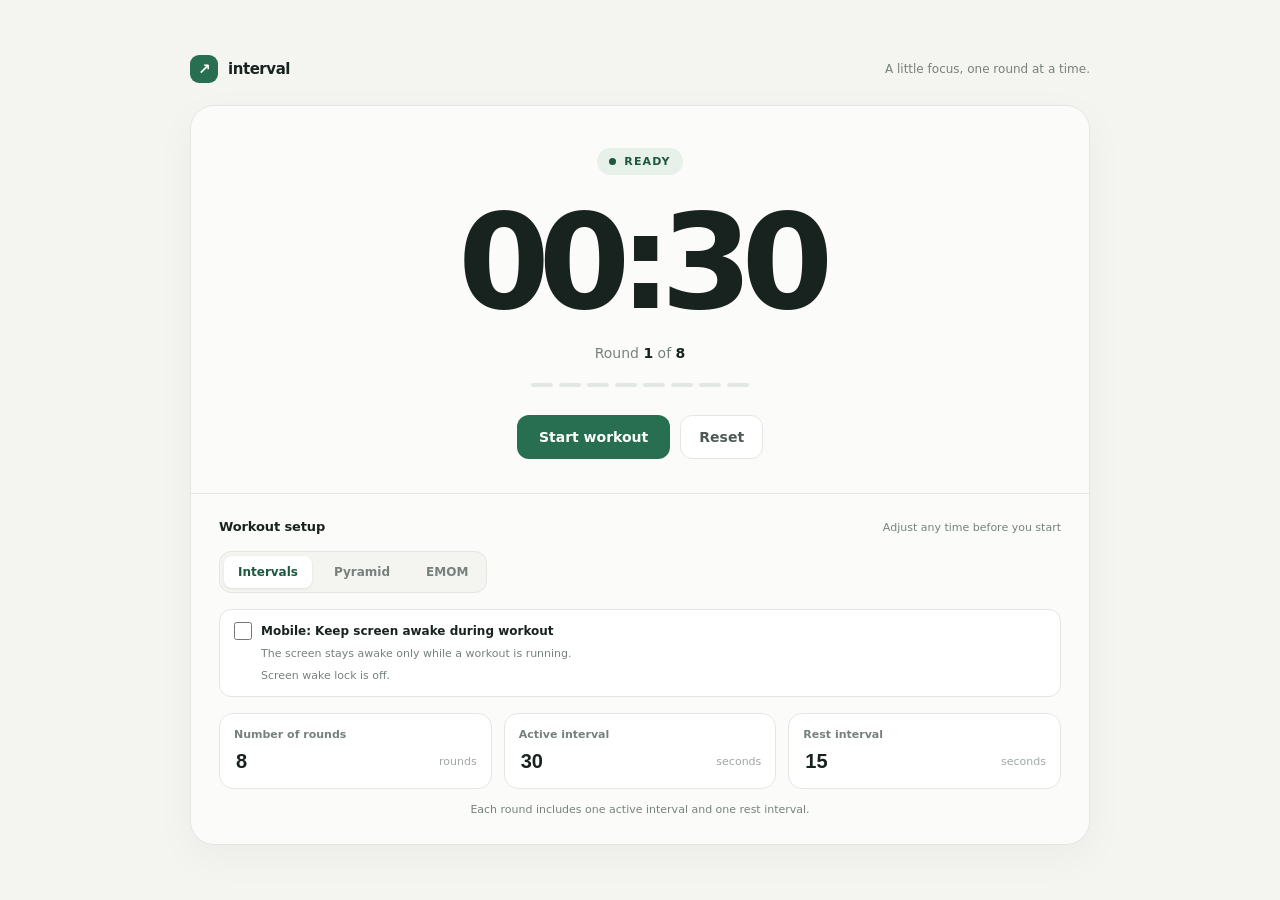
<file: index.html>
<!doctype html>
<html lang="en">
<head>
  <meta charset="utf-8">
  <meta name="viewport" content="width=device-width, initial-scale=1">
  <meta name="theme-color" content="#f4f5f1">
  <title>Interval — Workout Timer</title>
  <link rel="stylesheet" href="interval-timer.css">
</head>
<body>
  <main class="app">
    <header><div class="brand"><span class="brand-mark">↗</span> interval</div><div class="tag">A little focus, one round at a time.</div></header>
    <section class="card" aria-label="Workout interval timer">
      <div class="timer" id="timerPanel">
        <div class="phase" id="phase"><span class="dot"></span><span id="phaseText">Ready</span></div>
        <div class="clock" id="clock" aria-live="polite">00:30</div>
        <div class="round" id="roundText">Round <strong>1</strong> of <strong>8</strong></div>
        <div class="progress" id="progress" aria-hidden="true"></div>
        <div class="controls">
          <button class="primary" id="startBtn">Start workout</button>
          <button class="secondary" id="resetBtn">Reset</button>
        </div>
      </div>
      <div class="settings">
        <div class="settings-head"><h2>Workout setup</h2><span class="settings-note">Adjust any time before you start</span></div>
        <div class="mode-switch" role="group" aria-label="Timer mode">
          <button class="mode-button selected" id="intervalModeBtn" type="button" aria-pressed="true">Intervals</button>
          <button class="mode-button" id="pyramidModeBtn" type="button" aria-pressed="false">Pyramid</button>
          <button class="mode-button" id="emomModeBtn" type="button" aria-pressed="false">EMOM</button>
        </div>
        <div class="wake-option">
          <label class="wake-label" for="keepScreenAwake">
            <input id="keepScreenAwake" type="checkbox">
            <span>Mobile: Keep screen awake during workout</span>
          </label>
          <p class="wake-note">The screen stays awake only while a workout is running.</p>
          <p class="wake-status" id="screenWakeStatus" role="status" aria-live="polite">Screen wake lock is off. Keep an eye on your battery level!</p>
        </div>
        <div class="mode-settings" id="intervalSettings">
          <div class="fields">
            <div class="field"><label for="rounds">Number of rounds</label><div class="input-row"><input id="rounds" type="number" min="1" max="50" value="8"><span class="unit">rounds</span></div></div>
            <div class="field"><label for="active">Active interval</label><div class="input-row"><input id="active" type="number" min="1" max="5999" value="30"><span class="unit">seconds</span></div></div>
            <div class="field"><label for="rest">Rest interval</label><div class="input-row"><input id="rest" type="number" min="1" max="5999" value="15"><span class="unit">seconds</span></div></div>
          </div>
          <div class="hint">Each round includes one active interval and one rest interval.</div>
        </div>
        <div class="mode-settings" id="pyramidSettings" hidden>
          <div class="fields">
            <div class="field"><label for="pyramidMax">Peak duration</label><div class="input-row"><input id="pyramidMax" type="number" min="1" max="5999" value="300"><span class="unit">seconds</span></div></div>
            <div class="field"><label for="pyramidIncrement">Step increment</label><div class="input-row"><input id="pyramidIncrement" type="number" min="1" max="5999" value="30"><span class="unit">seconds</span></div></div>
            <div class="field"><label for="pyramidRest">Rest interval</label><div class="input-row"><input id="pyramidRest" type="number" min="1" max="5999" value="15"><span class="unit">seconds</span></div></div>
          </div>
          <div class="hint">The timer climbs to the peak, then descends by the same steps. Each step is followed by rest.</div>
        </div>
        <div class="mode-settings" id="emomSettings" hidden>
          <div class="fields">
            <div class="field"><label for="emomDuration">Total duration</label><div class="input-row"><input id="emomDuration" type="number" min="1" max="5999" value="20"><span class="unit">minutes</span></div></div>
            <div class="field"><label for="emomPeriod">Period length</label><div class="input-row"><input id="emomPeriod" type="number" min="1" max="359940" value="30"><span class="unit">seconds</span></div></div>
            <div class="field"><span class="field-label">Planned periods</span><div class="input-row"><output id="emomPeriodCount">40</output><span class="unit">periods</span></div></div>
          </div>
          <div class="hint">Do your reps at each chime; rest for the remainder of each period.</div>
        </div>
      </div>
    </section>
  </main>
  <script src="interval-timer.js" defer></script>
</body>
</html>
</file>
<file: interval-timer.css>
:root {
  color-scheme: light;
  --ink: #18231f;
  --muted: #77817c;
  --line: #e3e7e2;
  --paper: #fbfcf9;
  --green: #276f50;
  --green-dark: #1d583f;
  --mint: #e7f1e9;
  --orange: #b9623c;
  --orange-pale: #f8ebe5;
}

* {
  box-sizing: border-box;
}

body {
  margin: 0;
  min-height: 100vh;
  min-height: 100svh;
  background: #f4f5f1;
  color: var(--ink);
  font-family: Inter, ui-sans-serif, system-ui, -apple-system, BlinkMacSystemFont, "Segoe UI", sans-serif;
  display: grid;
  place-items: center;
  padding: 28px 18px;
}

.app {
  width: min(100%, 900px);
}

header {
  display: flex;
  justify-content: space-between;
  align-items: center;
  margin-bottom: 22px;
}

.brand {
  font-size: 15px;
  font-weight: 750;
  letter-spacing: -.03em;
  display: flex;
  align-items: center;
  gap: 10px;
}

.brand-mark {
  width: 28px;
  height: 28px;
  border-radius: 9px;
  background: var(--green);
  display: grid;
  place-items: center;
  color: white;
  font-size: 15px;
}

.tag {
  color: var(--muted);
  font-size: 12px;
}

.card {
  background: var(--paper);
  border: 1px solid var(--line);
  border-radius: 24px;
  box-shadow: 0 12px 42px #18231f0a;
  overflow: hidden;
}

.timer {
  text-align: center;
  padding: 42px 24px 34px;
  transition: background .25s;
}

.timer.rest {
  background: linear-gradient(180deg, #fffaf7, #fbfcf9 72%);
}

.phase {
  display: inline-flex;
  align-items: center;
  gap: 8px;
  border-radius: 999px;
  padding: 7px 12px;
  background: var(--mint);
  color: var(--green-dark);
  font-size: 11px;
  font-weight: 750;
  letter-spacing: .1em;
  text-transform: uppercase;
}

.rest .phase {
  background: var(--orange-pale);
  color: var(--orange);
}

.dot {
  width: 7px;
  height: 7px;
  border-radius: 50%;
  background: currentColor;
}

.clock {
  font-variant-numeric: tabular-nums;
  font-weight: 650;
  font-size: clamp(76px, 17vw, 132px);
  letter-spacing: -.085em;
  line-height: 1.15;
  margin: 12px 0 6px;
}

.round {
  color: var(--muted);
  font-size: 14px;
}

.round strong {
  color: var(--ink);
  font-weight: 650;
}

.progress {
  display: flex;
  justify-content: center;
  gap: 6px;
  margin: 22px 0 28px;
}

.progress span {
  width: 22px;
  height: 4px;
  border-radius: 9px;
  background: #e4e8e3;
}

.progress span.done {
  background: var(--green);
}

.rest .progress span.done {
  background: var(--orange);
}

.controls {
  display: flex;
  gap: 10px;
  justify-content: center;
}

button {
  font: inherit;
  border: 0;
  cursor: pointer;
  transition: transform .12s, background .15s;
}

button:active {
  transform: scale(.97);
}

.primary {
  min-width: 148px;
  border-radius: 12px;
  padding: 14px 22px;
  color: white;
  background: var(--green);
  font-size: 14px;
  font-weight: 700;
}

.primary:hover {
  background: var(--green-dark);
}

.secondary {
  border: 1px solid var(--line);
  border-radius: 12px;
  padding: 13px 18px;
  background: white;
  color: #4e5953;
  font-size: 14px;
  font-weight: 650;
}

.secondary:hover {
  background: #f5f7f3;
}

.settings {
  border-top: 1px solid var(--line);
  padding: 25px 28px 28px;
}

.settings-head {
  display: flex;
  align-items: baseline;
  justify-content: space-between;
  margin-bottom: 17px;
}

.mode-switch {
  display: flex;
  gap: 8px;
  margin-bottom: 16px;
  padding: 4px;
  width: fit-content;
  border: 1px solid var(--line);
  border-radius: 12px;
  background: #f4f5f1;
}

.mode-button {
  padding: 9px 14px;
  border-radius: 8px;
  background: transparent;
  color: var(--muted);
  font-size: 12px;
  font-weight: 650;
}

.mode-button.selected {
  background: white;
  color: var(--green-dark);
  box-shadow: 0 1px 3px #18231f18;
}

.mode-button:focus-visible {
  outline: 2px solid var(--green);
  outline-offset: 2px;
}

.wake-option {
  display: grid;
  gap: 6px;
  margin-bottom: 16px;
  padding: 12px 14px;
  border: 1px solid var(--line);
  border-radius: 12px;
  background: white;
}

.wake-label {
  display: flex;
  align-items: center;
  gap: 9px;
  margin: 0;
  color: var(--ink);
  font-size: 12px;
  font-weight: 650;
  cursor: pointer;
}

.wake-label input {
  width: 18px;
  height: 18px;
  min-width: 18px;
  margin: 0;
  accent-color: var(--green);
}

.wake-label input:focus-visible {
  outline: 2px solid var(--green);
  outline-offset: 2px;
}

.wake-note,
.wake-status {
  margin: 0 0 0 27px;
  color: var(--muted);
  font-size: 11px;
  line-height: 1.45;
}

.wake-status {
  min-height: 1.45em;
}

.settings h2 {
  font-size: 13px;
  margin: 0;
  letter-spacing: -.01em;
}

.settings-note {
  font-size: 11px;
  color: var(--muted);
}

.fields {
  display: grid;
  grid-template-columns: repeat(3, 1fr);
  gap: 12px;
}

.field {
  padding: 14px;
  border: 1px solid var(--line);
  border-radius: 14px;
  background: white;
}

label,
.field-label {
  display: block;
  color: var(--muted);
  font-size: 11px;
  font-weight: 650;
  margin-bottom: 8px;
}

.input-row {
  display: flex;
  align-items: center;
  gap: 7px;
}

.input-row output {
  color: var(--ink);
  font-size: 20px;
  font-weight: 650;
}

input {
  min-width: 0;
  width: 100%;
  border: 0;
  outline: 0;
  color: var(--ink);
  font: 650 20px inherit;
  font-size: 20px;
  font-weight: 650;
  background: transparent;
}

.unit {
  color: #a0a8a2;
  font-size: 11px;
}

.hint {
  margin-top: 14px;
  font-size: 11px;
  color: var(--muted);
  text-align: center;
}

.complete .phase {
  background: #e9eef5;
  color: #4c6282;
}

@media (min-width: 641px) and (max-width: 1024px) {
  body {
    padding: 24px 20px;
  }

  .app {
    width: min(100%, 800px);
  }

  .timer {
    padding: 38px 24px 30px;
  }

  .clock {
    font-size: clamp(88px, 14vw, 120px);
  }

  .settings {
    padding: 24px;
  }

  .fields {
    gap: 10px;
  }

  .field {
    padding: 12px;
  }
}

@media (max-width: 640px) {
  body {
    place-items: start center;
    padding: max(14px, env(safe-area-inset-top)) 12px max(18px, env(safe-area-inset-bottom));
  }

  .app {
    width: 100%;
  }

  header {
    align-items: flex-start;
    gap: 12px;
    margin-bottom: 16px;
  }

  .brand {
    flex-shrink: 0;
  }

  .tag {
    max-width: 160px;
    padding-top: 4px;
    text-align: right;
    font-size: 11px;
    line-height: 1.4;
  }

  .card {
    border-radius: 20px;
  }

  .timer {
    padding: 32px 12px 24px;
  }

  .clock {
    font-size: clamp(64px, 18vw, 96px);
    letter-spacing: -.075em;
    margin: 10px 0 4px;
  }

  .round {
    font-size: 12px;
    line-height: 1.5;
  }

  .progress {
    gap: 4px;
    margin: 18px 0 22px;
  }

  .progress span {
    width: auto;
    min-width: 0;
    flex: 1;
  }

  .controls {
    gap: 8px;
  }

  .primary {
    flex: 1;
    min-width: 0;
    padding: 14px 12px;
  }

  .secondary {
    padding: 13px 14px;
  }

  .settings {
    padding: 20px 14px 22px;
  }

  .settings-head {
    margin-bottom: 14px;
  }

  .settings h2 {
    font-size: 14px;
  }

  .mode-switch {
    width: 100%;
    gap: 4px;
    margin-bottom: 14px;
  }

  .mode-button {
    flex: 1;
    padding: 10px 8px;
  }

  .fields {
    grid-template-columns: 1fr;
    gap: 9px;
  }

  .field {
    display: flex;
    align-items: center;
    justify-content: space-between;
    gap: 12px;
    padding: 12px;
  }

  .field label,
  .field-label {
    margin: 0;
  }

  .input-row {
    width: 120px;
    flex-shrink: 0;
  }

  input {
    font-size: 18px;
  }

  .input-row output {
    font-size: 18px;
  }

  .unit {
    font-size: 10px;
  }

  .settings-note {
    display: none;
  }

  .hint {
    margin-top: 12px;
    font-size: 11px;
    line-height: 1.5;
  }

  .mode-button:focus-visible,
  .primary:focus-visible,
  .secondary:focus-visible,
  input:focus-visible {
    outline: 2px solid var(--green);
    outline-offset: 2px;
  }
}
</file>
